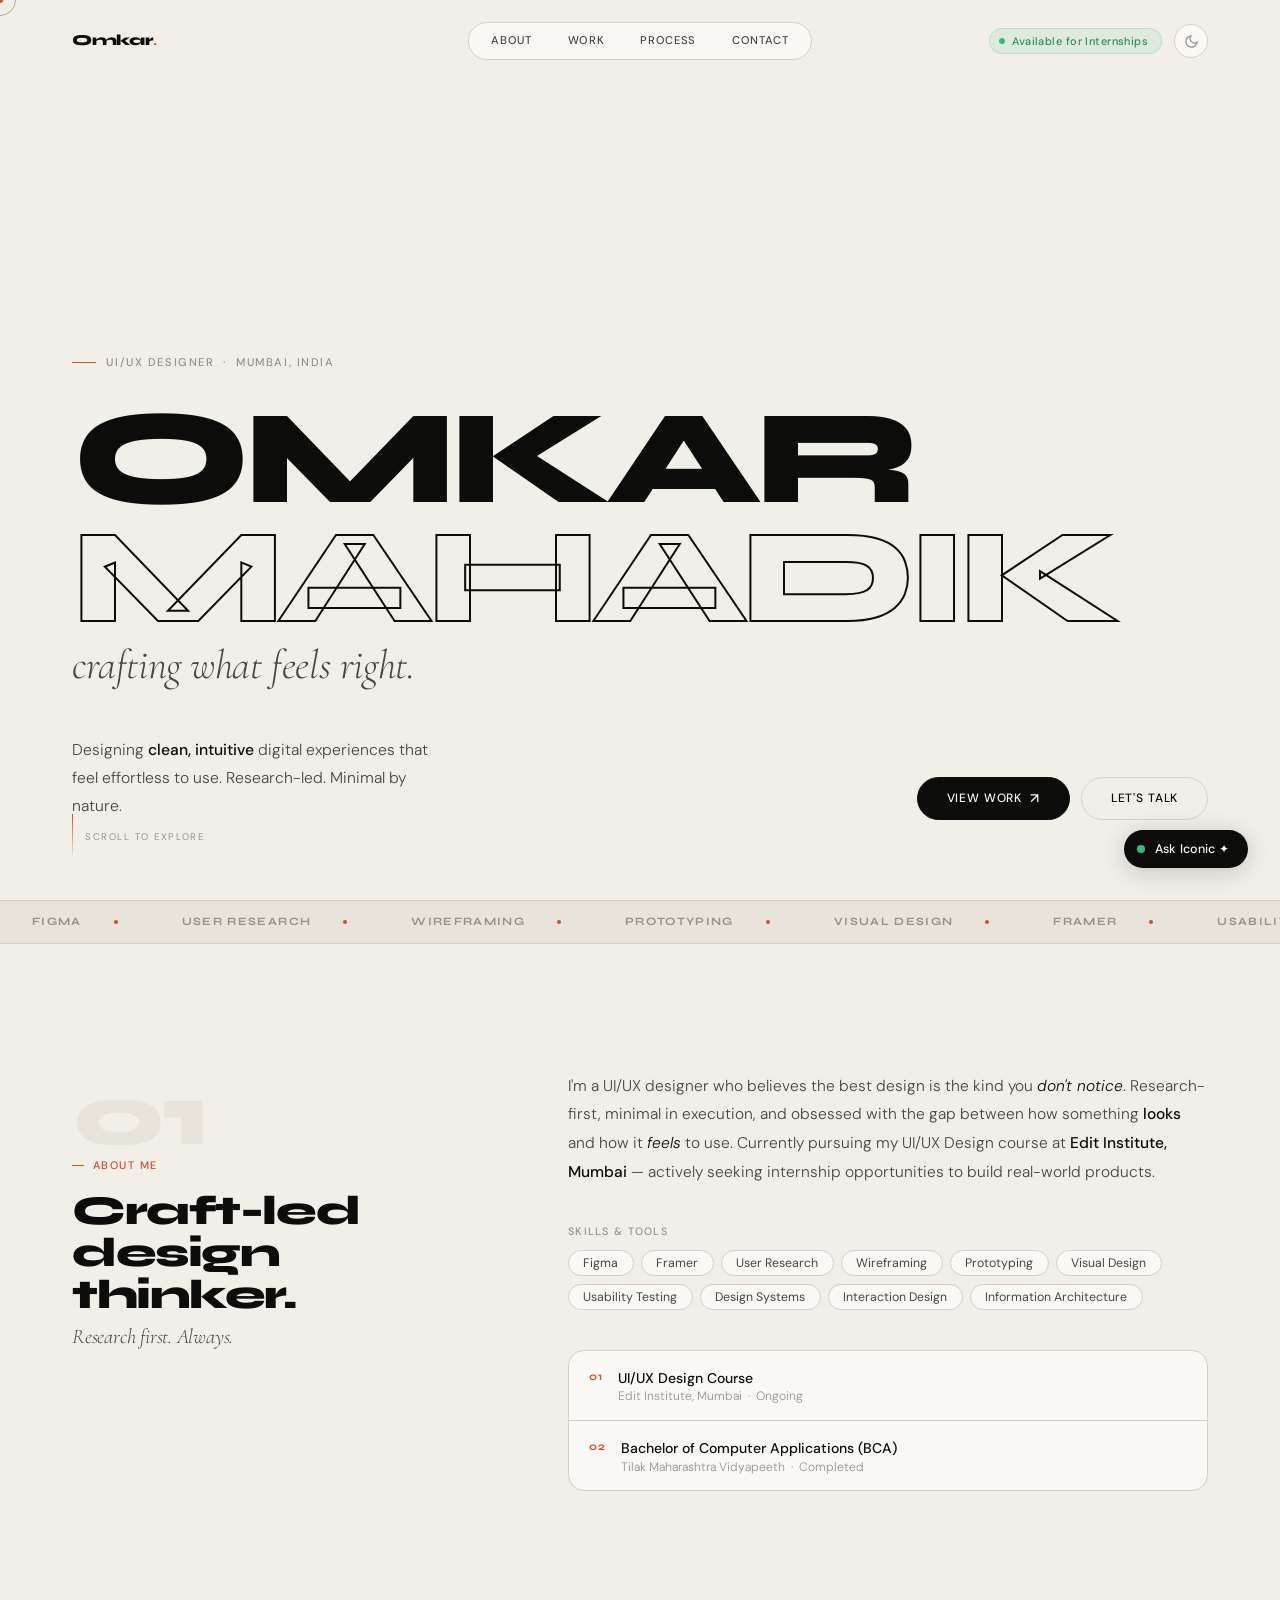
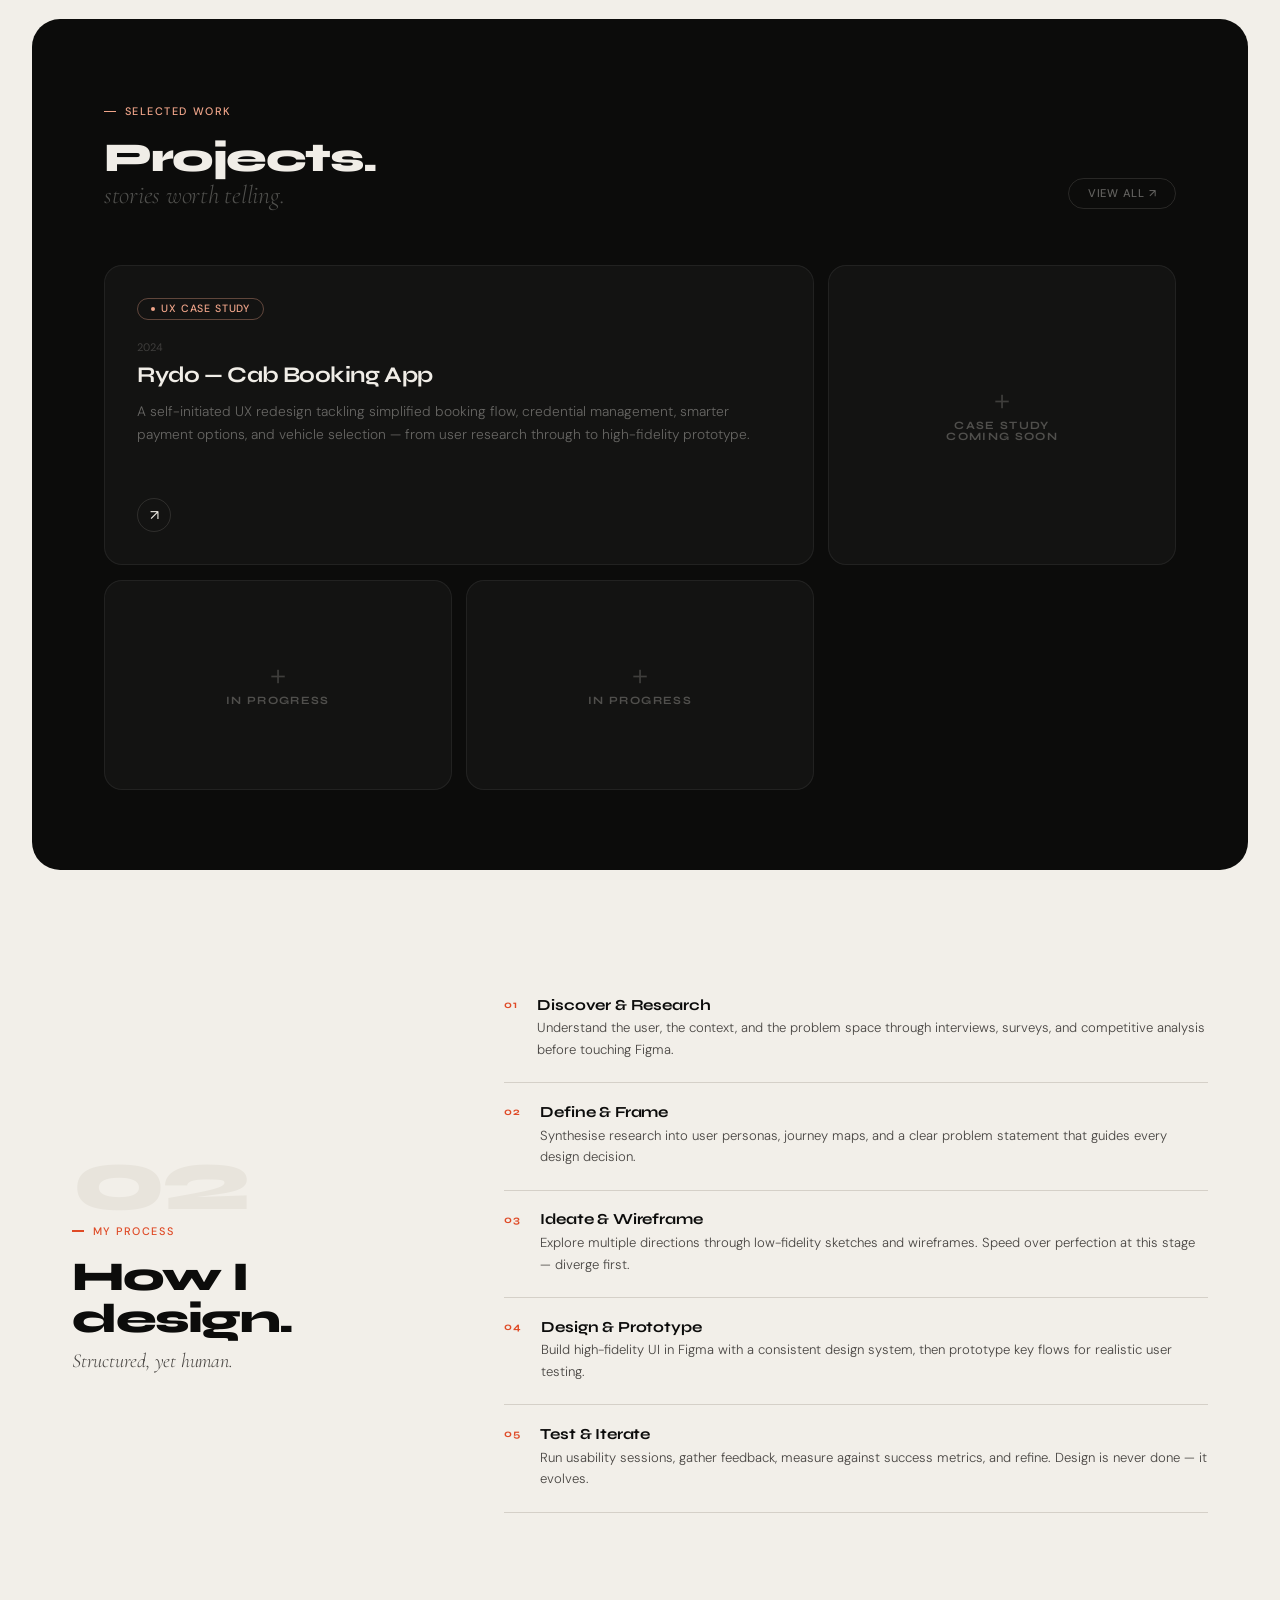
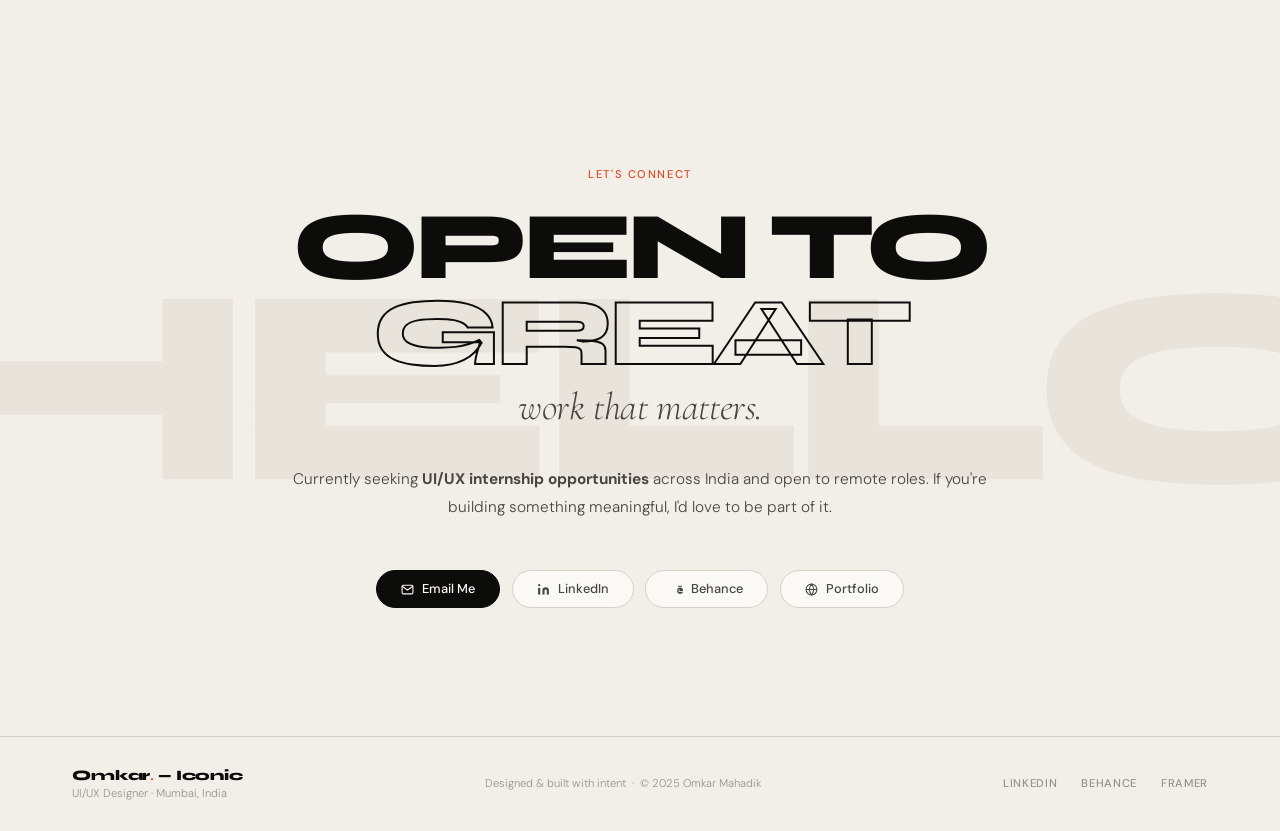
<file: Omkarportpoliosite.html>
<!DOCTYPE html>
<html lang="en" data-theme="light">
<head>
  <meta charset="UTF-8"/>
  <meta name="viewport" content="width=device-width, initial-scale=1.0"/>
  <meta name="description" content="Omkar Mahadik — UI/UX Designer based in Mumbai, India. Crafting clean, intuitive digital experiences. Open to internship opportunities."/>
  <meta name="keywords" content="UI UX Designer, Mumbai, Omkar Mahadik, Iconic, Portfolio, Figma, Framer, Product Design"/>
  <meta name="author" content="Omkar Mahadik"/>
  <meta property="og:title" content="Omkar Mahadik — UI/UX Designer"/>
  <meta property="og:description" content="Crafting clean, intuitive digital experiences that feel effortless to use."/>
  <meta property="og:type" content="website"/>
  <meta property="og:url" content="https://omkarmahadik.framer.website"/>
  <meta name="twitter:card" content="summary_large_image"/>
  <title>Omkar Mahadik — UI/UX Designer</title>
  <link rel="preconnect" href="https://fonts.googleapis.com"/>
  <link rel="preconnect" href="https://fonts.gstatic.com" crossorigin/>
  <link href="https://fonts.googleapis.com/css2?family=Syne:wght@400;500;700;800&family=Cormorant+Garamond:ital,wght@0,300;1,300;1,400&family=DM+Sans:opsz,wght@9..40,300;9..40,400;9..40,500&display=swap" rel="stylesheet"/>
<style>
/* ── TOKENS ──────────────────────────────────────────────── */
:root {
  --bg:      #F2EFE9;
  --bg2:     #E8E4DC;
  --ink:     #0C0C0B;
  --ink2:    #484542;
  --ink3:    #96918B;
  --accent:  #DF4A26;
  --accent2: #F0A58A;
  --card:    #FAF9F6;
  --border:  #D5D0C8;
  --radius:  20px;
  --nav-h:   72px;
}
[data-theme="dark"] {
  --bg:     #111110;
  --bg2:    #1A1918;
  --ink:    #F0EDE7;
  --ink2:   #A8A39C;
  --ink3:   #5A5651;
  --card:   #1E1D1B;
  --border: #2C2A27;
}

/* ── RESET ───────────────────────────────────────────────── */
*,*::before,*::after{margin:0;padding:0;box-sizing:border-box;}
html{scroll-behavior:smooth;font-size:16px;}
img{display:block;max-width:100%;}
::-webkit-scrollbar{width:4px;}
::-webkit-scrollbar-track{background:var(--bg);}
::-webkit-scrollbar-thumb{background:var(--border);border-radius:99px;}
::selection{background:var(--accent);color:#fff;}

/* ── BASE ────────────────────────────────────────────────── */
body{
  background:var(--bg);color:var(--ink);
  font-family:'DM Sans',sans-serif;font-weight:400;
  line-height:1;overflow-x:hidden;
  -webkit-font-smoothing:antialiased;
  cursor:none;
  transition:background .35s ease,color .35s ease;
}
@media(hover:none){body{cursor:auto;}}

/* ── SCROLL PROGRESS BAR ─────────────────────────────────── */
#progress-bar{
  position:fixed;top:0;left:0;height:2px;width:0%;
  background:var(--accent);z-index:9999;
  transition:width .05s linear;
}

/* ── PRELOADER ───────────────────────────────────────────── */
#preloader{
  position:fixed;inset:0;background:var(--ink);z-index:9000;
  display:flex;align-items:center;justify-content:center;
  flex-direction:column;gap:1.25rem;
  transition:opacity .7s ease .1s,visibility .7s ease .1s;
}
#preloader.done{opacity:0;visibility:hidden;pointer-events:none;}
.pre-name{
  font-family:'Syne',sans-serif;font-weight:800;
  font-size:clamp(2rem,5vw,3.5rem);letter-spacing:-.04em;
  color:#F0EDE7;overflow:hidden;
}
.pre-name span{
  display:inline-block;
  transform:translateY(105%);
  animation:slideUp .7s cubic-bezier(.22,1,.36,1) .15s forwards;
}
.pre-name em{
  font-style:normal;color:var(--accent);
  display:inline-block;
  transform:translateY(105%);
  animation:slideUp .7s cubic-bezier(.22,1,.36,1) .28s forwards;
}
.pre-bar-wrap{width:160px;height:2px;background:rgba(255,255,255,.1);border-radius:99px;overflow:hidden;}
.pre-bar{height:100%;background:var(--accent);width:0;animation:barFill 1.5s cubic-bezier(.22,1,.36,1) .2s forwards;}
@keyframes slideUp{to{transform:translateY(0);}}
@keyframes barFill{to{width:100%;}}

/* ── CURSOR (desktop only) ───────────────────────────────── */
#c-dot,#c-ring{pointer-events:none;position:fixed;top:0;left:0;border-radius:50%;z-index:8999;}
#c-dot{width:6px;height:6px;background:var(--accent);transform:translate(-50%,-50%);}
#c-ring{
  width:32px;height:32px;
  border:1px solid rgba(12,12,11,.3);
  transform:translate(-50%,-50%);
  transition:width .2s,height .2s,border-color .2s,background .2s;
}
[data-theme="dark"] #c-ring{border-color:rgba(240,237,231,.25);}
body.c-hov #c-ring{width:52px;height:52px;border-color:var(--accent);background:rgba(223,74,38,.07);}
@media(hover:none){#c-dot,#c-ring{display:none;}}

/* ── NAV ─────────────────────────────────────────────────── */
#nav{
  position:fixed;top:0;left:0;right:0;z-index:700;
  display:flex;align-items:center;justify-content:space-between;
  padding:1.5rem 4.5rem;
  border-bottom:1px solid transparent;
  transition:padding .4s,background .4s,border-color .4s;
}
#nav.on{
  padding:1rem 4.5rem;
  background:rgba(242,239,233,.9);
  backdrop-filter:blur(20px) saturate(1.5);
  border-bottom-color:var(--border);
}
[data-theme="dark"] #nav.on{background:rgba(17,17,16,.9);}
.nav-logo{
  font-family:'Syne',sans-serif;font-weight:800;
  font-size:.95rem;letter-spacing:-.02em;
  color:var(--ink);text-decoration:none;
}
.nav-logo b{color:var(--accent);}
.nav-pill{
  position:absolute;left:50%;transform:translateX(-50%);
  display:flex;align-items:center;gap:.35rem;
  background:var(--card);border:1px solid var(--border);
  border-radius:99px;padding:.38rem .45rem;
}
.n-lnk{
  font-size:.7rem;font-weight:500;letter-spacing:.06em;text-transform:uppercase;
  color:var(--ink2);text-decoration:none;
  padding:.42rem .95rem;border-radius:99px;
  transition:background .2s,color .2s;
}
.n-lnk:hover,.n-lnk.act{background:var(--ink);color:var(--card);}
[data-theme="dark"] .n-lnk:hover,[data-theme="dark"] .n-lnk.act{background:var(--ink);color:#111;}
.nav-r{display:flex;align-items:center;gap:.75rem;}
.avail{
  display:flex;align-items:center;gap:.45rem;
  padding:.38rem .8rem .38rem .55rem;
  background:rgba(60,185,122,.1);
  border:1px solid rgba(60,185,122,.22);
  border-radius:99px;
}
.avail-dot{width:6px;height:6px;background:#3CB97A;border-radius:50%;animation:blink 2.2s ease infinite;}
@keyframes blink{0%,100%{opacity:1;}50%{opacity:.3;}}
.avail-txt{font-size:.68rem;font-weight:500;color:#2a8f5a;letter-spacing:.04em;}
/* Dark mode toggle */
#theme-btn{
  width:34px;height:34px;border-radius:50%;
  border:1px solid var(--border);background:var(--card);
  display:flex;align-items:center;justify-content:center;
  cursor:pointer;transition:border-color .2s,background .2s;
  flex-shrink:0;
}
#theme-btn:hover{border-color:var(--accent);}
#theme-btn svg{width:15px;height:15px;stroke:var(--ink3);fill:none;stroke-width:2;transition:stroke .2s;}
#theme-btn:hover svg{stroke:var(--accent);}

/* ── HERO ────────────────────────────────────────────────── */
#hero{
  min-height:100svh;
  display:flex;flex-direction:column;justify-content:flex-end;
  padding:8rem 4.5rem 5rem;
  position:relative;
}
.hero-tag{
  display:inline-flex;align-items:center;gap:.65rem;
  font-size:.7rem;font-weight:500;letter-spacing:.14em;text-transform:uppercase;
  color:var(--ink3);margin-bottom:2rem;
  opacity:0;animation:fadeUp .8s ease .9s forwards;
}
.hero-tag::before{content:'';display:inline-block;width:24px;height:1px;background:var(--accent);}
.hero-h{
  font-family:'Syne',sans-serif;font-weight:800;
  font-size:clamp(4.5rem,10.5vw,12rem);
  line-height:.88;letter-spacing:-.05em;
  opacity:0;animation:fadeUp 1s cubic-bezier(.22,1,.36,1) 1.05s forwards;
}
.hero-h .fill{color:var(--ink);display:block;}
.hero-h .outline{-webkit-text-stroke:2px var(--ink);color:transparent;display:block;}
[data-theme="dark"] .hero-h .outline{-webkit-text-stroke-color:var(--ink);}
.hero-it{
  font-family:'Cormorant Garamond',serif;font-style:italic;font-weight:300;
  font-size:clamp(1.6rem,3.2vw,3.2rem);
  color:var(--ink2);letter-spacing:-.01em;line-height:1.1;
  margin-top:.4rem;
  opacity:0;animation:fadeUp .9s ease 1.22s forwards;
}
.hero-ft{
  display:flex;align-items:flex-end;justify-content:space-between;
  gap:2rem;margin-top:3rem;
  opacity:0;animation:fadeUp .85s ease 1.35s forwards;
}
.hero-desc{font-size:.98rem;font-weight:300;color:var(--ink2);line-height:1.78;max-width:380px;}
.hero-desc strong{font-weight:500;color:var(--ink);}
.hero-ctas{display:flex;gap:.7rem;flex-shrink:0;}
.btn-s{
  display:inline-flex;align-items:center;gap:.5rem;
  padding:.85rem 1.8rem;background:var(--ink);color:var(--card);
  font-family:'DM Sans',sans-serif;font-size:.75rem;font-weight:500;
  letter-spacing:.07em;text-transform:uppercase;
  text-decoration:none;border-radius:99px;border:1.5px solid var(--ink);
  transition:background .25s,border-color .25s,transform .2s;
}
.btn-s:hover{background:var(--accent);border-color:var(--accent);transform:translateY(-2px);}
.btn-o{
  display:inline-flex;align-items:center;gap:.5rem;
  padding:.85rem 1.8rem;background:transparent;color:var(--ink);
  font-family:'DM Sans',sans-serif;font-size:.75rem;font-weight:500;
  letter-spacing:.07em;text-transform:uppercase;
  text-decoration:none;border-radius:99px;border:1.5px solid var(--border);
  transition:border-color .25s,color .25s,transform .2s;
}
.btn-o:hover{border-color:var(--accent);color:var(--accent);transform:translateY(-2px);}
.btn-arr{font-size:.88rem;transition:transform .2s;}
.btn-s:hover .btn-arr,.btn-o:hover .btn-arr{transform:translate(2px,-2px);}
.scroll-cue{
  position:absolute;bottom:2.5rem;left:4.5rem;
  display:flex;align-items:center;gap:.75rem;
  opacity:0;animation:fadeUp .8s ease 1.7s forwards;
}
.sc-line{width:1px;height:46px;background:linear-gradient(to bottom,var(--accent),transparent);}
.sc-txt{font-size:.6rem;letter-spacing:.16em;text-transform:uppercase;color:var(--ink3);}

/* ── TICKER ──────────────────────────────────────────────── */
.ticker{
  overflow:hidden;border-top:1px solid var(--border);
  border-bottom:1px solid var(--border);
  background:var(--bg2);padding:.95rem 0;user-select:none;
}
.ticker-track{
  display:flex;white-space:nowrap;
  animation:ticker 24s linear infinite;
}
.ticker-track:hover{animation-play-state:paused;}
.t-item{
  display:inline-flex;align-items:center;gap:2rem;padding:0 2rem;
  font-family:'Syne',sans-serif;font-size:.7rem;font-weight:700;
  letter-spacing:.12em;text-transform:uppercase;color:var(--ink3);flex-shrink:0;
}
.t-dot{width:4px;height:4px;background:var(--accent);border-radius:50%;}
@keyframes ticker{from{transform:translateX(0);}to{transform:translateX(-50%);}}

/* ── SHARED SECTION STYLES ───────────────────────────────── */
.eyebrow{
  display:inline-flex;align-items:center;gap:.55rem;
  font-size:.68rem;font-weight:500;letter-spacing:.14em;text-transform:uppercase;
  color:var(--accent);margin-bottom:1.2rem;
}
.eyebrow::before{content:'';display:inline-block;width:12px;height:1.5px;background:var(--accent);}
.sec-h{
  font-family:'Syne',sans-serif;font-weight:800;
  letter-spacing:-.035em;line-height:1.02;
  font-size:clamp(1.9rem,3.2vw,2.85rem);
}
.sec-it{
  font-family:'Cormorant Garamond',serif;font-style:italic;font-weight:300;
  color:var(--ink2);line-height:1.2;letter-spacing:-.01em;
}
.rev{opacity:0;transform:translateY(22px);transition:opacity .7s ease,transform .7s ease;}
.rev.in{opacity:1;transform:none;}
.d1{transition-delay:.08s;}.d2{transition-delay:.16s;}
.d3{transition-delay:.24s;}.d4{transition-delay:.32s;}.d5{transition-delay:.4s;}

/* ── ABOUT ───────────────────────────────────────────────── */
#about{
  display:grid;grid-template-columns:1fr 1.6fr;
  gap:6rem;padding:8rem 4.5rem;align-items:start;
}
.about-sticky{position:sticky;top:calc(var(--nav-h) + 2rem);}
.about-num{
  font-family:'Syne',sans-serif;font-weight:800;
  font-size:5.5rem;letter-spacing:-.05em;line-height:1;
  color:var(--bg2);margin-bottom:-.4rem;
}
.about-p{font-size:.97rem;font-weight:300;color:var(--ink2);line-height:1.85;margin-bottom:2.5rem;}
.about-p em{font-style:italic;color:var(--ink);}
.about-p b{font-weight:500;color:var(--ink);}
.skills-lbl{font-size:.67rem;font-weight:500;letter-spacing:.12em;text-transform:uppercase;color:var(--ink3);margin-bottom:.8rem;}
.chips{display:flex;flex-wrap:wrap;gap:.45rem;margin-bottom:2.5rem;}
.chip{
  padding:.38rem .9rem;border:1px solid var(--border);border-radius:99px;
  font-size:.77rem;font-weight:400;color:var(--ink2);background:var(--card);
  transition:border-color .2s,color .2s;
}
.chip:hover{border-color:var(--accent);color:var(--accent);}
.edu-wrap{border:1px solid var(--border);border-radius:16px;overflow:hidden;background:var(--card);}
.edu-row{
  display:flex;gap:1rem;align-items:flex-start;
  padding:1.1rem 1.25rem;border-bottom:1px solid var(--border);
  transition:background .2s;
}
.edu-row:last-child{border-bottom:none;}
.edu-row:hover{background:var(--bg2);}
.edu-n{font-family:'Syne',sans-serif;font-size:.68rem;font-weight:700;color:var(--accent);letter-spacing:.06em;margin-top:.18rem;flex-shrink:0;}
.edu-deg{font-size:.88rem;font-weight:500;color:var(--ink);line-height:1.3;}
.edu-sch{font-size:.76rem;color:var(--ink3);font-weight:300;margin-top:.22rem;}

/* ── WORK ────────────────────────────────────────────────── */
#work{
  background:var(--ink);border-radius:28px;
  margin:0 2rem;padding:5rem 4.5rem;
  color:#F0EDE7;
}
[data-theme="dark"] #work{background:#1A1918;border:1px solid var(--border);}
#work .eyebrow{color:var(--accent2);}
#work .eyebrow::before{background:var(--accent2);}
.work-top{display:flex;justify-content:space-between;align-items:flex-end;margin-bottom:3.5rem;}
.work-h{font-family:'Syne',sans-serif;font-weight:800;font-size:clamp(1.9rem,3.2vw,2.85rem);letter-spacing:-.035em;line-height:1.05;color:#F0EDE7;}
.work-h span{font-family:'Cormorant Garamond',serif;font-style:italic;font-weight:300;font-size:clamp(1.2rem,2vw,1.85rem);color:rgba(240,237,231,.3);display:block;margin-top:.2rem;letter-spacing:-.01em;}
.view-all{
  display:inline-flex;align-items:center;gap:.5rem;
  font-size:.7rem;font-weight:500;letter-spacing:.07em;text-transform:uppercase;
  color:rgba(240,237,231,.38);text-decoration:none;
  border:1px solid rgba(240,237,231,.12);border-radius:99px;
  padding:.55rem 1.15rem;transition:all .25s;
}
.view-all:hover{color:#F0EDE7;border-color:rgba(240,237,231,.3);}
.bento{display:grid;grid-template-columns:repeat(3,1fr);gap:.9rem;}
.b-card{
  border:1px solid rgba(240,237,231,.07);border-radius:18px;padding:2rem;
  background:rgba(240,237,231,.03);
  display:flex;flex-direction:column;text-decoration:none;color:inherit;
  transition:background .3s,border-color .3s,transform .3s;
  min-height:220px;position:relative;overflow:hidden;
}
.b-card::after{
  content:'';position:absolute;inset:0;
  background:radial-gradient(circle at 20% 20%,rgba(223,74,38,.14),transparent 65%);
  opacity:0;transition:opacity .35s;
}
.b-card:hover{background:rgba(240,237,231,.06);border-color:rgba(223,74,38,.28);transform:translateY(-5px);}
.b-card:hover::after{opacity:1;}
.b-feat{grid-column:span 2;min-height:300px;}
.b-sm{min-height:210px;}
.b-tag{
  display:inline-flex;align-items:center;gap:.4rem;
  padding:.28rem .8rem;border:1px solid rgba(240,165,138,.35);border-radius:99px;
  font-size:.66rem;font-weight:500;letter-spacing:.08em;text-transform:uppercase;
  color:var(--accent2);margin-bottom:1.4rem;width:fit-content;position:relative;z-index:1;
}
.b-tdot{width:4px;height:4px;background:var(--accent2);border-radius:50%;}
.b-yr{font-size:.68rem;color:rgba(240,237,231,.2);margin-bottom:.55rem;position:relative;z-index:1;}
.b-title{font-family:'Syne',sans-serif;font-weight:700;font-size:1.4rem;line-height:1.15;letter-spacing:-.025em;color:#F0EDE7;margin-bottom:.75rem;position:relative;z-index:1;}
.b-desc{font-size:.86rem;font-weight:300;color:rgba(240,237,231,.38);line-height:1.7;flex:1;position:relative;z-index:1;}
.b-arr{
  margin-top:1.75rem;width:34px;height:34px;
  border:1px solid rgba(240,237,231,.12);border-radius:50%;
  display:flex;align-items:center;justify-content:center;
  font-size:.9rem;transition:all .25s;position:relative;z-index:1;
}
.b-card:hover .b-arr{background:var(--accent);border-color:var(--accent);transform:rotate(45deg);}
.b-soon{opacity:.22;pointer-events:none;align-items:center;justify-content:center;text-align:center;}
.b-plus{font-size:1.6rem;color:rgba(240,237,231,.2);font-weight:300;margin-bottom:.4rem;}
.b-slbl{font-family:'Syne',sans-serif;font-size:.7rem;font-weight:700;letter-spacing:.12em;text-transform:uppercase;color:rgba(240,237,231,.28);}

/* ── PROCESS ─────────────────────────────────────────────── */
#process{display:grid;grid-template-columns:1fr 2fr;gap:5rem;padding:8rem 4.5rem;align-items:center;}
.proc-list{display:flex;flex-direction:column;}
.proc-item{
  display:flex;gap:1.25rem;align-items:flex-start;
  padding:1.35rem 0;border-bottom:1px solid var(--border);
  transition:background .15s;
}
.proc-item:first-child{padding-top:0;}
.proc-n{font-family:'Syne',sans-serif;font-size:.67rem;font-weight:700;color:var(--accent);letter-spacing:.06em;flex-shrink:0;margin-top:.14rem;}
.proc-name{font-family:'Syne',sans-serif;font-size:.96rem;font-weight:700;letter-spacing:-.01em;margin-bottom:.28rem;}
.proc-desc{font-size:.82rem;font-weight:300;color:var(--ink2);line-height:1.65;}

/* ── CONTACT ─────────────────────────────────────────────── */
#contact{padding:8rem 4.5rem;text-align:center;position:relative;overflow:hidden;}
#contact::before{
  content:'HELLO';
  position:absolute;font-family:'Syne',sans-serif;font-weight:800;
  font-size:clamp(8rem,22vw,22rem);letter-spacing:-.06em;
  color:var(--bg2);top:50%;left:50%;transform:translate(-50%,-50%);
  pointer-events:none;z-index:0;user-select:none;white-space:nowrap;
}
.contact-inner{position:relative;z-index:1;max-width:700px;margin:0 auto;}
.contact-ey{font-size:.7rem;font-weight:500;letter-spacing:.14em;text-transform:uppercase;color:var(--accent);margin-bottom:1.5rem;}
.contact-h{
  font-family:'Syne',sans-serif;font-weight:800;
  font-size:clamp(2.8rem,7.5vw,7rem);letter-spacing:-.05em;line-height:.9;margin-bottom:.7rem;
}
.contact-h .out{-webkit-text-stroke:2px var(--ink);color:transparent;}
.contact-it{
  font-family:'Cormorant Garamond',serif;font-style:italic;font-weight:300;
  font-size:clamp(1.4rem,3vw,2.5rem);color:var(--ink2);letter-spacing:-.01em;
  display:block;margin-bottom:2.5rem;
}
.contact-p{font-size:.96rem;font-weight:300;color:var(--ink2);line-height:1.82;margin-bottom:3rem;}
.cpills{display:flex;justify-content:center;flex-wrap:wrap;gap:.7rem;}
.cp{
  display:inline-flex;align-items:center;gap:.52rem;
  padding:.72rem 1.5rem;border:1px solid var(--border);border-radius:99px;
  font-size:.8rem;font-weight:500;color:var(--ink2);text-decoration:none;
  background:var(--card);transition:all .25s;
}
.cp:hover{border-color:var(--accent);color:var(--accent);transform:translateY(-2px);}
.cp svg{width:13px;height:13px;flex-shrink:0;}
.cp-primary{background:var(--ink);color:var(--card);border-color:var(--ink);}
.cp-primary:hover{background:var(--accent);border-color:var(--accent);color:#fff;}

/* ── FOOTER ──────────────────────────────────────────────── */
footer{
  border-top:1px solid var(--border);padding:2rem 4.5rem;
  display:flex;align-items:center;justify-content:space-between;
}
.foot-logo{font-family:'Syne',sans-serif;font-weight:800;font-size:.9rem;letter-spacing:-.01em;color:var(--ink);}
.foot-logo b{color:var(--accent);}
.foot-sub{font-size:.7rem;color:var(--ink3);font-weight:300;margin-top:.25rem;}
.foot-c{font-size:.7rem;color:var(--ink3);font-weight:300;}
.foot-r{display:flex;gap:1.5rem;}
.foot-lnk{font-size:.7rem;font-weight:500;letter-spacing:.06em;text-transform:uppercase;color:var(--ink3);text-decoration:none;transition:color .2s;}
.foot-lnk:hover{color:var(--accent);}

/* ── BACK TO TOP ─────────────────────────────────────────── */
#btt{
  position:fixed;bottom:6rem;right:2rem;z-index:600;
  width:42px;height:42px;border-radius:50%;
  background:var(--ink);color:var(--card);
  border:none;cursor:pointer;
  display:flex;align-items:center;justify-content:center;
  font-size:1rem;opacity:0;pointer-events:none;
  transform:translateY(12px);
  transition:opacity .3s,transform .3s,background .2s;
}
#btt.show{opacity:1;pointer-events:auto;transform:translateY(0);}
#btt:hover{background:var(--accent);}

/* ── AI CHAT BOT ─────────────────────────────────────────── */
#chat-btn{
  position:fixed;bottom:2rem;right:2rem;z-index:700;
  display:flex;align-items:center;gap:.6rem;
  padding:.7rem 1.2rem .7rem .85rem;
  background:var(--ink);color:var(--card);
  border:none;border-radius:99px;cursor:pointer;
  font-family:'DM Sans',sans-serif;font-size:.78rem;font-weight:500;
  letter-spacing:.02em;box-shadow:0 4px 24px rgba(0,0,0,.18);
  transition:background .2s,transform .2s;
}
#chat-btn:hover{background:var(--accent);transform:translateY(-2px);}
.chat-btn-dot{width:8px;height:8px;background:#3CB97A;border-radius:50%;animation:blink 2s ease infinite;flex-shrink:0;}
[data-theme="dark"] #chat-btn{box-shadow:0 4px 24px rgba(0,0,0,.4);}

#chat-panel{
  position:fixed;bottom:5.5rem;right:2rem;z-index:700;
  width:360px;max-height:520px;
  background:var(--card);border:1px solid var(--border);
  border-radius:20px;overflow:hidden;
  display:flex;flex-direction:column;
  box-shadow:0 8px 40px rgba(0,0,0,.14);
  opacity:0;pointer-events:none;transform:translateY(16px) scale(.97);
  transition:opacity .3s,transform .3s;
}
#chat-panel.open{opacity:1;pointer-events:auto;transform:translateY(0) scale(1);}
.cp-head{
  display:flex;align-items:center;justify-content:space-between;
  padding:1rem 1.1rem;border-bottom:1px solid var(--border);
  background:var(--bg);
}
.cp-head-l{display:flex;align-items:center;gap:.65rem;}
.cp-av{
  width:34px;height:34px;border-radius:50%;
  background:var(--ink);color:var(--card);
  display:flex;align-items:center;justify-content:center;
  font-family:'Syne',sans-serif;font-weight:800;font-size:.75rem;
  flex-shrink:0;
}
[data-theme="dark"] .cp-av{background:var(--accent);}
.cp-name{font-family:'Syne',sans-serif;font-weight:700;font-size:.85rem;color:var(--ink);}
.cp-tag{font-size:.68rem;color:var(--ink3);font-weight:300;}
.cp-close{
  width:28px;height:28px;border-radius:50%;border:none;
  background:transparent;cursor:pointer;color:var(--ink3);
  display:flex;align-items:center;justify-content:center;
  font-size:1rem;transition:background .2s,color .2s;
}
.cp-close:hover{background:var(--bg2);color:var(--ink);}
#chat-msgs{
  flex:1;overflow-y:auto;padding:1rem;
  display:flex;flex-direction:column;gap:.75rem;
  scroll-behavior:smooth;
}
#chat-msgs::-webkit-scrollbar{width:3px;}
#chat-msgs::-webkit-scrollbar-thumb{background:var(--border);border-radius:99px;}
.msg{
  max-width:82%;padding:.65rem .9rem;
  border-radius:14px;font-size:.82rem;
  font-weight:400;line-height:1.6;
  animation:msgIn .3s ease forwards;
}
@keyframes msgIn{from{opacity:0;transform:translateY(8px);}to{opacity:1;transform:none;}}
.msg-bot{
  background:var(--bg2);color:var(--ink);
  border-bottom-left-radius:4px;align-self:flex-start;
}
.msg-user{
  background:var(--ink);color:var(--card);
  border-bottom-right-radius:4px;align-self:flex-end;
}
[data-theme="dark"] .msg-user{background:var(--accent);}
.msg-typing{
  display:flex;gap:4px;align-items:center;
  padding:.65rem .9rem;background:var(--bg2);
  border-radius:14px;border-bottom-left-radius:4px;
  width:fit-content;
}
.msg-typing span{
  width:6px;height:6px;background:var(--ink3);border-radius:50%;
  animation:bounce .9s ease infinite;
}
.msg-typing span:nth-child(2){animation-delay:.15s;}
.msg-typing span:nth-child(3){animation-delay:.3s;}
@keyframes bounce{0%,60%,100%{transform:translateY(0);}30%{transform:translateY(-5px);}}
.cp-suggestions{
  display:flex;flex-wrap:wrap;gap:.4rem;
  padding:.6rem 1rem;border-top:1px solid var(--border);
}
.sug{
  padding:.32rem .75rem;border:1px solid var(--border);border-radius:99px;
  font-size:.72rem;font-weight:400;color:var(--ink2);background:var(--bg);
  cursor:pointer;transition:all .2s;white-space:nowrap;
}
.sug:hover{border-color:var(--accent);color:var(--accent);}
.cp-input{
  display:flex;align-items:center;gap:.5rem;
  padding:.75rem 1rem;border-top:1px solid var(--border);
  background:var(--bg);
}
#chat-input{
  flex:1;border:none;background:transparent;
  font-family:'DM Sans',sans-serif;font-size:.82rem;
  color:var(--ink);outline:none;
}
#chat-input::placeholder{color:var(--ink3);}
#chat-send{
  width:30px;height:30px;border-radius:50%;
  background:var(--ink);color:var(--card);
  border:none;cursor:pointer;flex-shrink:0;
  display:flex;align-items:center;justify-content:center;
  transition:background .2s;
}
#chat-send:hover{background:var(--accent);}
#chat-send svg{width:13px;height:13px;}

/* ── KEYFRAMES ───────────────────────────────────────────── */
@keyframes fadeUp{from{opacity:0;transform:translateY(26px);}to{opacity:1;transform:none;}}

/* ── RESPONSIVE ──────────────────────────────────────────── */
@media(max-width:1024px){
  #nav,#nav.on{padding-left:1.5rem;padding-right:1.5rem;}
  .nav-pill{display:none;}
  .avail{display:none;}
  #hero{padding:7rem 1.75rem 4rem;}
  .scroll-cue{left:1.75rem;}
  #about{grid-template-columns:1fr;padding:5rem 1.75rem;gap:3rem;}
  .about-sticky{position:static;}
  #work{margin:0 1rem;padding:3.5rem 1.75rem;}
  .bento{grid-template-columns:1fr;}
  .b-feat{grid-column:span 1;}
  #process{grid-template-columns:1fr;padding:5rem 1.75rem;gap:3rem;}
  #contact{padding:5rem 1.75rem;}
  footer{flex-direction:column;gap:.85rem;text-align:center;padding:1.5rem 1.75rem;}
  .foot-r{justify-content:center;}
  #chat-panel{width:calc(100vw - 2.5rem);right:1.25rem;bottom:5.5rem;}
}
@media(max-width:600px){
  .hero-ft{flex-direction:column;gap:1.5rem;}
  .hero-ctas{width:100%;flex-direction:column;}
  .btn-s,.btn-o{justify-content:center;}
  .cpills{flex-direction:column;align-items:center;}
  #btt{bottom:5.5rem;}
}
</style>
</head>
<body>

<!-- PROGRESS BAR -->
<div id="progress-bar"></div>

<!-- PRELOADER -->
<div id="preloader">
  <div class="pre-name"><span>Omkar</span><em>.</em></div>
  <div class="pre-bar-wrap"><div class="pre-bar"></div></div>
</div>

<!-- CURSOR -->
<div id="c-dot"></div>
<div id="c-ring"></div>

<!-- ── NAV ──────────────────────────────────────────────────── -->
<nav id="nav">
  <a href="#" class="nav-logo">Omkar<b>.</b></a>
  <div class="nav-pill">
    <a href="#about" class="n-lnk">About</a>
    <a href="#work" class="n-lnk">Work</a>
    <a href="#process" class="n-lnk">Process</a>
    <a href="#contact" class="n-lnk">Contact</a>
  </div>
  <div class="nav-r">
    <div class="avail"><div class="avail-dot"></div><span class="avail-txt">Available for Internships</span></div>
    <button id="theme-btn" aria-label="Toggle dark mode">
      <svg id="theme-icon" viewBox="0 0 24 24"><path id="theme-path" d="M21 12.79A9 9 0 1111.21 3 7 7 0 0021 12.79z"/></svg>
    </button>
  </div>
</nav>

<!-- ── HERO ──────────────────────────────────────────────────── -->
<section id="hero">
  <div class="hero-tag">UI/UX Designer &nbsp;·&nbsp; Mumbai, India</div>
  <h1 class="hero-h">
    <span class="fill">OMKAR</span>
    <span class="outline">MAHADIK</span>
  </h1>
  <p class="hero-it">crafting what feels right.</p>
  <div class="hero-ft">
    <p class="hero-desc">Designing <strong>clean, intuitive</strong> digital experiences that feel effortless to use. Research-led. Minimal by nature.</p>
    <div class="hero-ctas">
      <a href="#work" class="btn-s">View Work <span class="btn-arr">↗</span></a>
      <a href="#contact" class="btn-o">Let's Talk</a>
    </div>
  </div>
  <div class="scroll-cue"><div class="sc-line"></div><span class="sc-txt">Scroll to explore</span></div>
</section>

<!-- ── TICKER ─────────────────────────────────────────────────── -->
<div class="ticker">
  <div class="ticker-track">
    <span class="t-item">Figma<span class="t-dot"></span></span>
    <span class="t-item">User Research<span class="t-dot"></span></span>
    <span class="t-item">Wireframing<span class="t-dot"></span></span>
    <span class="t-item">Prototyping<span class="t-dot"></span></span>
    <span class="t-item">Visual Design<span class="t-dot"></span></span>
    <span class="t-item">Framer<span class="t-dot"></span></span>
    <span class="t-item">Usability Testing<span class="t-dot"></span></span>
    <span class="t-item">Design Systems<span class="t-dot"></span></span>
    <span class="t-item">Interaction Design<span class="t-dot"></span></span>
    <span class="t-item">UI/UX Strategy<span class="t-dot"></span></span>
    <!-- duplicate for seamless loop -->
    <span class="t-item">Figma<span class="t-dot"></span></span>
    <span class="t-item">User Research<span class="t-dot"></span></span>
    <span class="t-item">Wireframing<span class="t-dot"></span></span>
    <span class="t-item">Prototyping<span class="t-dot"></span></span>
    <span class="t-item">Visual Design<span class="t-dot"></span></span>
    <span class="t-item">Framer<span class="t-dot"></span></span>
    <span class="t-item">Usability Testing<span class="t-dot"></span></span>
    <span class="t-item">Design Systems<span class="t-dot"></span></span>
    <span class="t-item">Interaction Design<span class="t-dot"></span></span>
    <span class="t-item">UI/UX Strategy<span class="t-dot"></span></span>
  </div>
</div>

<!-- ── ABOUT ──────────────────────────────────────────────────── -->
<section id="about">
  <div class="about-sticky rev">
    <div class="about-num">01</div>
    <div class="eyebrow">About Me</div>
    <h2 class="sec-h" style="margin-bottom:.6rem;">Craft-led<br>design thinker.</h2>
    <p class="sec-it" style="font-size:1.3rem;margin-bottom:2rem;">Research first. Always.</p>
  </div>
  <div>
    <p class="about-p rev d1">I'm a UI/UX designer who believes the best design is the kind you <em>don't notice</em>. Research-first, minimal in execution, and obsessed with the gap between how something <b>looks</b> and how it <em>feels</em> to use. Currently pursuing my UI/UX Design course at <b>Edit Institute, Mumbai</b> — actively seeking internship opportunities to build real-world products.</p>
    <p class="skills-lbl rev d2">Skills &amp; Tools</p>
    <div class="chips rev d2">
      <span class="chip">Figma</span><span class="chip">Framer</span>
      <span class="chip">User Research</span><span class="chip">Wireframing</span>
      <span class="chip">Prototyping</span><span class="chip">Visual Design</span>
      <span class="chip">Usability Testing</span><span class="chip">Design Systems</span>
      <span class="chip">Interaction Design</span><span class="chip">Information Architecture</span>
    </div>
    <div class="edu-wrap rev d3">
      <div class="edu-row">
        <span class="edu-n">01</span>
        <div>
          <div class="edu-deg">UI/UX Design Course</div>
          <div class="edu-sch">Edit Institute, Mumbai &nbsp;·&nbsp; Ongoing</div>
        </div>
      </div>
      <div class="edu-row">
        <span class="edu-n">02</span>
        <div>
          <div class="edu-deg">Bachelor of Computer Applications (BCA)</div>
          <div class="edu-sch">Tilak Maharashtra Vidyapeeth &nbsp;·&nbsp; Completed</div>
        </div>
      </div>
    </div>
  </div>
</section>

<!-- ── WORK ───────────────────────────────────────────────────── -->
<section id="work">
  <div class="work-top rev">
    <div>
      <div class="eyebrow">Selected Work</div>
      <h2 class="work-h">Projects.<span>stories worth telling.</span></h2>
    </div>
    <a href="https://www.behance.net/gallery/246807495/Rydo-Booking-Cab-UX-Case-Study" target="_blank" rel="noopener" class="view-all">View All ↗</a>
  </div>
  <div class="bento">
    <a href="https://www.behance.net/gallery/246807495/Rydo-Booking-Cab-UX-Case-Study" target="_blank" rel="noopener" class="b-card b-feat rev d1">
      <span class="b-tag"><span class="b-tdot"></span>UX Case Study</span>
      <span class="b-yr">2024</span>
      <h3 class="b-title">Rydo — Cab Booking App</h3>
      <p class="b-desc">A self-initiated UX redesign tackling simplified booking flow, credential management, smarter payment options, and vehicle selection — from user research through to high-fidelity prototype.</p>
      <div class="b-arr">↗</div>
    </a>
    <div class="b-card b-sm b-soon rev d2"><div class="b-plus">＋</div><span class="b-slbl">Case Study<br>Coming Soon</span></div>
    <div class="b-card b-sm b-soon rev d3"><div class="b-plus">＋</div><span class="b-slbl">In Progress</span></div>
    <div class="b-card b-sm b-soon rev d4"><div class="b-plus">＋</div><span class="b-slbl">In Progress</span></div>
  </div>
</section>

<!-- ── PROCESS ────────────────────────────────────────────────── -->
<section id="process">
  <div class="rev">
    <div class="about-num" style="margin-bottom:-.4rem;">02</div>
    <div class="eyebrow">My Process</div>
    <h2 class="sec-h" style="margin-bottom:.6rem;">How I design.</h2>
    <p class="sec-it" style="font-size:1.25rem;">Structured, yet human.</p>
  </div>
  <div class="proc-list">
    <div class="proc-item rev d1">
      <span class="proc-n">01</span>
      <div><div class="proc-name">Discover &amp; Research</div><p class="proc-desc">Understand the user, the context, and the problem space through interviews, surveys, and competitive analysis before touching Figma.</p></div>
    </div>
    <div class="proc-item rev d2">
      <span class="proc-n">02</span>
      <div><div class="proc-name">Define &amp; Frame</div><p class="proc-desc">Synthesise research into user personas, journey maps, and a clear problem statement that guides every design decision.</p></div>
    </div>
    <div class="proc-item rev d3">
      <span class="proc-n">03</span>
      <div><div class="proc-name">Ideate &amp; Wireframe</div><p class="proc-desc">Explore multiple directions through low-fidelity sketches and wireframes. Speed over perfection at this stage — diverge first.</p></div>
    </div>
    <div class="proc-item rev d4">
      <span class="proc-n">04</span>
      <div><div class="proc-name">Design &amp; Prototype</div><p class="proc-desc">Build high-fidelity UI in Figma with a consistent design system, then prototype key flows for realistic user testing.</p></div>
    </div>
    <div class="proc-item rev d5">
      <span class="proc-n">05</span>
      <div><div class="proc-name">Test &amp; Iterate</div><p class="proc-desc">Run usability sessions, gather feedback, measure against success metrics, and refine. Design is never done — it evolves.</p></div>
    </div>
  </div>
</section>

<!-- ── CONTACT ────────────────────────────────────────────────── -->
<section id="contact">
  <div class="contact-inner">
    <p class="contact-ey rev">Let's Connect</p>
    <h2 class="contact-h rev d1">OPEN TO<br><span class="out">GREAT</span></h2>
    <span class="contact-it rev d2">work that matters.</span>
    <p class="contact-p rev d3">Currently seeking <strong>UI/UX internship opportunities</strong> across India and open to remote roles. If you're building something meaningful, I'd love to be part of it.</p>
    <div class="cpills rev d4">
      <a href="mailto:omkarmahadik@email.com" class="cp cp-primary">
        <svg viewBox="0 0 24 24" fill="none" stroke="currentColor" stroke-width="2"><path d="M4 4h16c1.1 0 2 .9 2 2v12c0 1.1-.9 2-2 2H4c-1.1 0-2-.9-2-2V6c0-1.1.9-2 2-2z"/><polyline points="22,6 12,13 2,6"/></svg>
        Email Me
      </a>
      <a href="https://linkedin.com/in/omkarmahadik-ux" target="_blank" rel="noopener" class="cp">
        <svg viewBox="0 0 24 24" fill="currentColor"><path d="M16 8a6 6 0 016 6v7h-4v-7a2 2 0 00-4 0v7h-4v-7a6 6 0 016-6zM2 9h4v12H2z"/><circle cx="4" cy="4" r="2"/></svg>
        LinkedIn
      </a>
      <a href="https://www.behance.net/gallery/246807495/Rydo-Booking-Cab-UX-Case-Study" target="_blank" rel="noopener" class="cp">
        <svg viewBox="0 0 24 24" fill="currentColor"><path d="M22 7h-7V5h7v2zm1.726 10c-.442 1.297-2.029 3-5.101 3-3.074 0-5.564-1.729-5.564-5.675 0-3.91 2.325-5.92 5.466-5.92 3.082 0 4.964 1.782 5.375 4.426.078.506.109 1.188.095 2.14H15.97c.13 1.2.857 1.83 2.006 1.83.63 0 1.14-.182 1.435-.69h3.315zm-5.443-3.217c-.024-1.177-.86-1.654-1.956-1.654-1.023 0-1.838.48-2.02 1.654h3.976z"/></svg>
        Behance
      </a>
      <a href="https://omkarmahadik.framer.website" target="_blank" rel="noopener" class="cp">
        <svg viewBox="0 0 24 24" fill="none" stroke="currentColor" stroke-width="2"><circle cx="12" cy="12" r="10"/><path d="M12 2a15.3 15.3 0 014 10 15.3 15.3 0 01-4 10 15.3 15.3 0 01-4-10 15.3 15.3 0 014-10z"/><path d="M2 12h20"/></svg>
        Portfolio
      </a>
    </div>
  </div>
</section>

<!-- ── FOOTER ─────────────────────────────────────────────────── -->
<footer>
  <div>
    <div class="foot-logo">Omkar<b>.</b> — Iconic</div>
    <div class="foot-sub">UI/UX Designer · Mumbai, India</div>
  </div>
  <div class="foot-c">Designed &amp; built with intent &nbsp;·&nbsp; &copy; 2025 Omkar Mahadik</div>
  <div class="foot-r">
    <a href="https://linkedin.com/in/omkarmahadik-ux" target="_blank" rel="noopener" class="foot-lnk">LinkedIn</a>
    <a href="https://www.behance.net/gallery/246807495/Rydo-Booking-Cab-UX-Case-Study" target="_blank" rel="noopener" class="foot-lnk">Behance</a>
    <a href="https://omkarmahadik.framer.website" target="_blank" rel="noopener" class="foot-lnk">Framer</a>
  </div>
</footer>

<!-- ── BACK TO TOP ────────────────────────────────────────────── -->
<button id="btt" aria-label="Back to top">↑</button>

<!-- ── AI CHAT BOT ────────────────────────────────────────────── -->
<div id="chat-panel" role="dialog" aria-label="Chat with Omkar's AI">
  <div class="cp-head">
    <div class="cp-head-l">
      <div class="cp-av">OM</div>
      <div>
        <div class="cp-name">Iconic — Omkar's AI</div>
        <div class="cp-tag">Ask me anything about Omkar</div>
      </div>
    </div>
    <button class="cp-close" id="chat-close" aria-label="Close chat">✕</button>
  </div>
  <div id="chat-msgs"></div>
  <div class="cp-suggestions" id="suggestions">
    <span class="sug">What's your process?</span>
    <span class="sug">Tell me about Rydo</span>
    <span class="sug">Skills &amp; tools?</span>
    <span class="sug">Open to work?</span>
  </div>
  <div class="cp-input">
    <input id="chat-input" type="text" placeholder="Ask me anything…" autocomplete="off" maxlength="300"/>
    <button id="chat-send" aria-label="Send">
      <svg viewBox="0 0 24 24" fill="none" stroke="currentColor" stroke-width="2.5"><line x1="22" y1="2" x2="11" y2="13"/><polygon points="22 2 15 22 11 13 2 9 22 2"/></svg>
    </button>
  </div>
</div>

<button id="chat-btn" aria-label="Chat with Omkar's AI">
  <div class="chat-btn-dot"></div>
  Ask Iconic ✦
</button>

<!-- ── SCRIPTS ────────────────────────────────────────────────── -->
<script>
/* ── PRELOADER ─────────────────────────────────────── */
window.addEventListener('load',()=>{
  setTimeout(()=>document.getElementById('preloader').classList.add('done'),1600);
});

/* ── SCROLL PROGRESS ───────────────────────────────── */
const pbar = document.getElementById('progress-bar');
window.addEventListener('scroll',()=>{
  const pct = scrollY/(document.body.scrollHeight-innerHeight)*100;
  pbar.style.width = Math.min(pct,100)+'%';
},{passive:true});

/* ── CURSOR (pointer devices only) ────────────────── */
if(matchMedia('(hover:hover)').matches){
  const dot=document.getElementById('c-dot'),ring=document.getElementById('c-ring');
  let mx=0,my=0,rx=0,ry=0;
  document.addEventListener('mousemove',e=>{mx=e.clientX;my=e.clientY;});
  (function loop(){
    dot.style.left=mx+'px';dot.style.top=my+'px';
    rx+=(mx-rx)*.11;ry+=(my-ry)*.11;
    ring.style.left=rx+'px';ring.style.top=ry+'px';
    requestAnimationFrame(loop);
  })();
  document.querySelectorAll('a,button,.chip,.b-card,.proc-item,.edu-row').forEach(el=>{
    el.addEventListener('mouseenter',()=>document.body.classList.add('c-hov'));
    el.addEventListener('mouseleave',()=>document.body.classList.remove('c-hov'));
  });
}

/* ── DARK MODE ─────────────────────────────────────── */
const html=document.documentElement;
const themeBtn=document.getElementById('theme-btn');
const themeIcon=document.getElementById('theme-icon');
const themePath=document.getElementById('theme-path');
const SUN='M12 2v2M12 20v2M4.22 4.22l1.42 1.42M18.36 18.36l1.42 1.42M2 12h2M20 12h2M4.22 19.78l1.42-1.42M18.36 5.64l1.42-1.42M12 6a6 6 0 100 12A6 6 0 0012 6z';
const MOON='M21 12.79A9 9 0 1111.21 3 7 7 0 0021 12.79z';
// Load saved preference
const saved=localStorage.getItem('theme');
if(saved==='dark'){html.setAttribute('data-theme','dark');themePath.setAttribute('d',SUN);}
themeBtn.addEventListener('click',()=>{
  const isDark=html.getAttribute('data-theme')==='dark';
  html.setAttribute('data-theme',isDark?'light':'dark');
  themePath.setAttribute('d',isDark?MOON:SUN);
  localStorage.setItem('theme',isDark?'light':'dark');
});

/* ── NAV SCROLL + ACTIVE LINKS ─────────────────────── */
const nav=document.getElementById('nav');
const nLinks=document.querySelectorAll('.n-lnk');
const secs=document.querySelectorAll('section[id]');
window.addEventListener('scroll',()=>{
  nav.classList.toggle('on',scrollY>60);
  let cur='';
  secs.forEach(s=>{if(scrollY>=s.offsetTop-140)cur=s.id;});
  nLinks.forEach(l=>l.classList.toggle('act',l.getAttribute('href')==='#'+cur));
},{passive:true});

/* ── SCROLL REVEAL ─────────────────────────────────── */
const ro=new IntersectionObserver(es=>{
  es.forEach(e=>{if(e.isIntersecting){e.target.classList.add('in');ro.unobserve(e.target);}});
},{threshold:0.1});
document.querySelectorAll('.rev').forEach(el=>ro.observe(el));

/* ── SMOOTH ANCHORS ────────────────────────────────── */
document.querySelectorAll('a[href^="#"]').forEach(a=>{
  a.addEventListener('click',e=>{
    const t=document.querySelector(a.getAttribute('href'));
    if(t){e.preventDefault();t.scrollIntoView({behavior:'smooth',block:'start'});}
  });
});

/* ── BACK TO TOP ───────────────────────────────────── */
const btt=document.getElementById('btt');
window.addEventListener('scroll',()=>btt.classList.toggle('show',scrollY>500),{passive:true});
btt.addEventListener('click',()=>window.scrollTo({top:0,behavior:'smooth'}));

/* ── AI CHAT BOT ───────────────────────────────────── */
const panel=document.getElementById('chat-panel');
const chatBtn=document.getElementById('chat-btn');
const closeBtn=document.getElementById('chat-close');
const msgsDiv=document.getElementById('chat-msgs');
const input=document.getElementById('chat-input');
const sendBtn=document.getElementById('chat-send');
const sugsDiv=document.getElementById('suggestions');
let chatHistory=[];
let chatOpen=false;

// System prompt about Omkar
const SYSTEM=`You are "Iconic" — the personal AI assistant on Omkar Mahadik's portfolio website. You speak in first person as Omkar, or refer to him naturally.

About Omkar:
- Name: Omkar Mahadik, alias "Iconic"
- Role: UI/UX Designer, fresher
- Location: Mumbai, India
- Education: UI/UX Design course at Edit Institute, Mumbai (ongoing); BCA from Tilak Maharashtra Vidyapeeth (completed)
- Skills: Figma, Framer, User Research, Wireframing, Prototyping, Visual Design, Usability Testing, Design Systems, Interaction Design
- Project: Rydo — a self-initiated cab booking app UX case study (simplified booking flow, credential management, payment options, vehicle selection). Published on Behance.
- Portfolio: omkarmahadik.framer.website
- LinkedIn: linkedin.com/in/omkarmahadik-ux
- Behance: behance.net/gallery/246807495/Rydo-Booking-Cab-UX-Case-Study
- Looking for: UI/UX internship opportunities in India (remote-friendly)
- Design philosophy: Research-first, minimal, effortless

Keep responses short (2-4 sentences max), friendly, and direct. If asked about hiring or collaboration, encourage reaching out via LinkedIn or email. Never make up projects or experience that isn't listed above.`;

function addMsg(text,isBot){
  const div=document.createElement('div');
  div.className='msg '+(isBot?'msg-bot':'msg-user');
  div.textContent=text;
  msgsDiv.appendChild(div);
  msgsDiv.scrollTop=msgsDiv.scrollHeight;
}

function addTyping(){
  const div=document.createElement('div');
  div.className='msg-typing';div.id='typing';
  div.innerHTML='<span></span><span></span><span></span>';
  msgsDiv.appendChild(div);
  msgsDiv.scrollTop=msgsDiv.scrollHeight;
  return div;
}

async function sendMsg(text){
  if(!text.trim())return;
  addMsg(text,false);
  input.value='';
  sugsDiv.style.display='none';
  chatHistory.push({role:'user',content:text});
  const typing=addTyping();

  try{
    const res=await fetch('https://api.anthropic.com/v1/messages',{
      method:'POST',
      headers:{'Content-Type':'application/json'},
      body:JSON.stringify({
        model:'claude-sonnet-4-20250514',
        max_tokens:200,
        system:SYSTEM,
        messages:chatHistory
      })
    });
    const data=await res.json();
    typing.remove();
    const reply=data.content?.[0]?.text||"I'm having a moment — try again!";
    addMsg(reply,true);
    chatHistory.push({role:'assistant',content:reply});
  }catch(err){
    typing.remove();
    addMsg("Looks like I'm offline right now. Reach out via LinkedIn instead!",true);
  }
}

chatBtn.addEventListener('click',()=>{
  chatOpen=!chatOpen;
  panel.classList.toggle('open',chatOpen);
  if(chatOpen&&msgsDiv.children.length===0){
    addMsg("Hey! I'm Iconic — Omkar's AI assistant. Ask me about his work, skills, or how to get in touch 👋",true);
  }
  if(chatOpen)setTimeout(()=>input.focus(),350);
});
closeBtn.addEventListener('click',()=>{chatOpen=false;panel.classList.remove('open');});
sendBtn.addEventListener('click',()=>sendMsg(input.value));
input.addEventListener('keydown',e=>{if(e.key==='Enter')sendMsg(input.value);});
document.querySelectorAll('.sug').forEach(s=>{
  s.addEventListener('click',()=>sendMsg(s.textContent));
});
</script>
</body>
</html>
</file>
